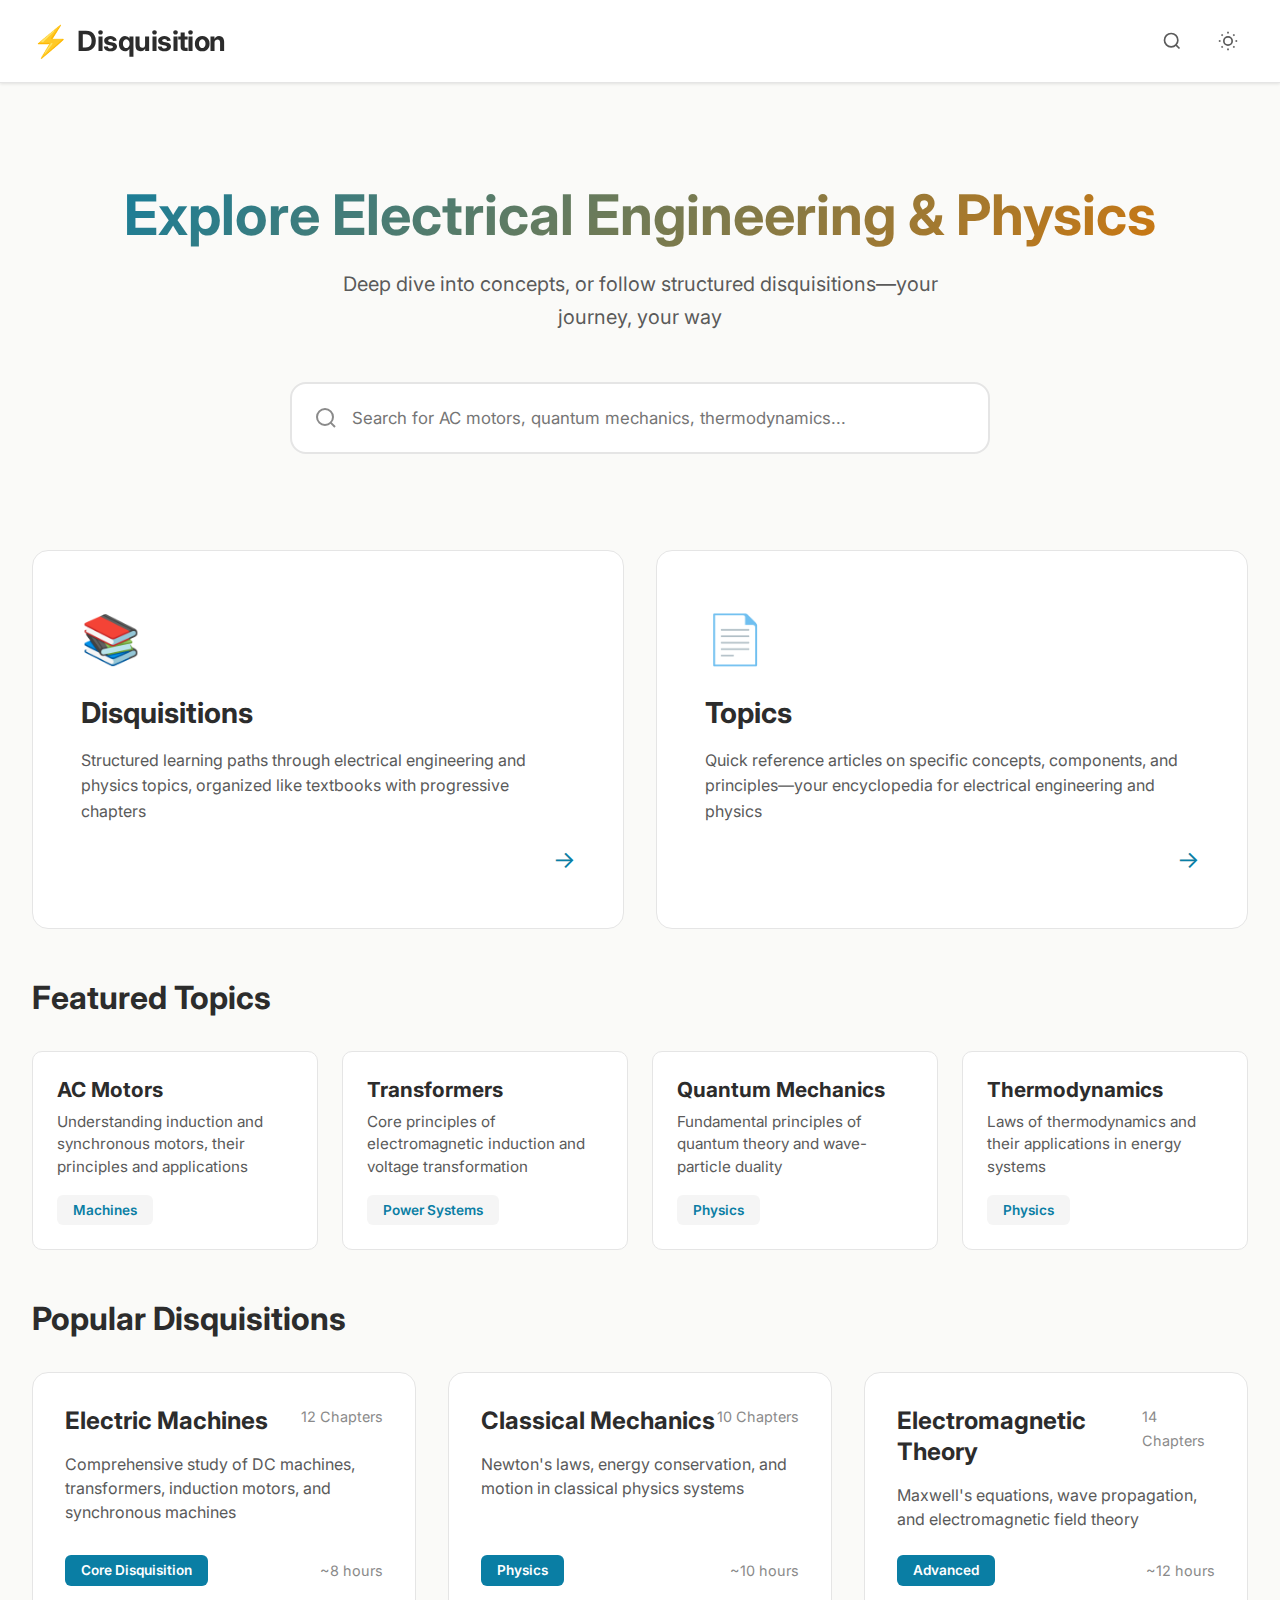
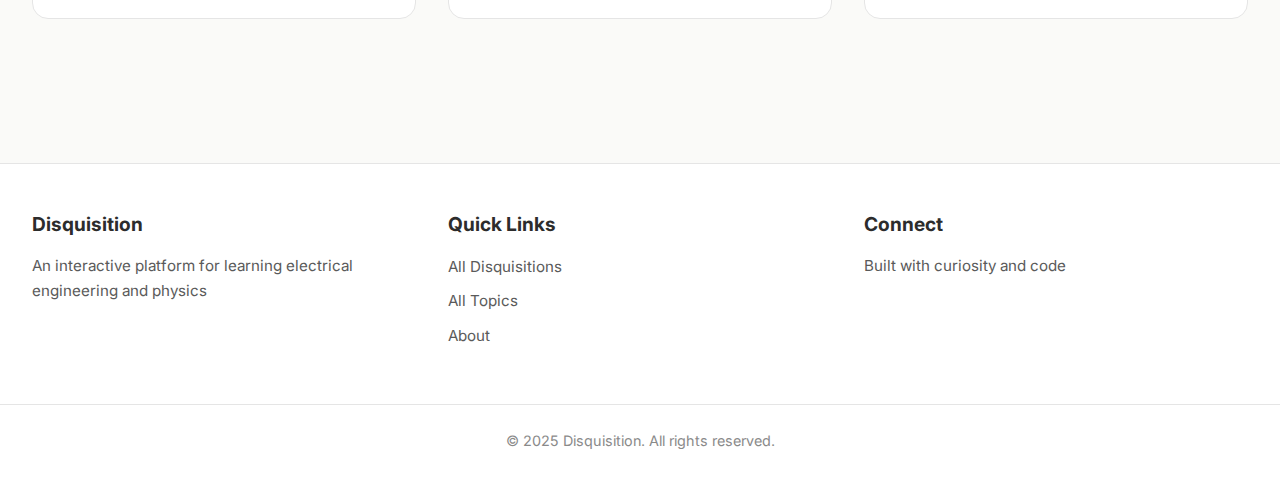
<file: index.html>
<!DOCTYPE html>
<html lang="en">
<head>
    <meta charset="UTF-8">
    <meta name="viewport" content="width=device-width, initial-scale=1.0">
    <title>Disquisition - Explore Electrical Engineering & Physics</title>
    <link rel="stylesheet" href="styles.css">
    <link rel="preconnect" href="https://fonts.googleapis.com">
    <link rel="preconnect" href="https://fonts.gstatic.com" crossorigin>
    <link href="https://fonts.googleapis.com/css2?family=Crimson+Text:wght@400;600;700&family=Inter:wght@400;500;600;700&display=swap" rel="stylesheet">
</head>
<body>
    <!-- Header -->
    <header class="main-header">
        <div class="header-content">
            <a href="index.html" class="logo">
                <span class="logo-icon">⚡</span>
                <span class="logo-text">Disquisition</span>
            </a>
            <div class="header-actions">
                <button class="search-toggle" id="searchToggle" aria-label="Toggle search">
                    <svg width="20" height="20" viewBox="0 0 24 24" fill="none" stroke="currentColor" stroke-width="2">
                        <circle cx="11" cy="11" r="8"></circle>
                        <path d="m21 21-4.35-4.35"></path>
                    </svg>
                </button>
                <button class="theme-toggle" id="themeToggle" aria-label="Toggle dark mode">
                    <svg class="sun-icon" width="20" height="20" viewBox="0 0 24 24" fill="none" stroke="currentColor" stroke-width="2">
                        <circle cx="12" cy="12" r="5"></circle>
                        <line x1="12" y1="1" x2="12" y2="3"></line>
                        <line x1="12" y1="21" x2="12" y2="23"></line>
                        <line x1="4.22" y1="4.22" x2="5.64" y2="5.64"></line>
                        <line x1="18.36" y1="18.36" x2="19.78" y2="19.78"></line>
                        <line x1="1" y1="12" x2="3" y2="12"></line>
                        <line x1="21" y1="12" x2="23" y2="12"></line>
                        <line x1="4.22" y1="19.78" x2="5.64" y2="18.36"></line>
                        <line x1="18.36" y1="5.64" x2="19.78" y2="4.22"></line>
                    </svg>
                    <svg class="moon-icon" width="20" height="20" viewBox="0 0 24 24" fill="none" stroke="currentColor" stroke-width="2">
                        <path d="M21 12.79A9 9 0 1 1 11.21 3 7 7 0 0 0 21 12.79z"></path>
                    </svg>
                </button>
            </div>
        </div>
        <!-- Search Overlay -->
        <div class="search-overlay" id="searchOverlay">
            <div class="search-container">
                <input type="text" class="search-input" id="searchInput" placeholder="Search topics, disquisitions, concepts..." autocomplete="off">
                <button class="search-close" id="searchClose" aria-label="Close search">
                    <svg width="24" height="24" viewBox="0 0 24 24" fill="none" stroke="currentColor" stroke-width="2">
                        <line x1="18" y1="6" x2="6" y2="18"></line>
                        <line x1="6" y1="6" x2="18" y2="18"></line>
                    </svg>
                </button>
            </div>
            <div class="search-results" id="searchResults"></div>
        </div>
    </header>

    <!-- Hero Section -->
    <main class="main-content">
        <section class="hero">
            <h1 class="hero-title">Explore Electrical Engineering & Physics</h1>
            <p class="hero-subtitle">Deep dive into concepts, or follow structured disquisitions—your journey, your way</p>
            
            <div class="hero-search">
                <svg class="search-icon" width="24" height="24" viewBox="0 0 24 24" fill="none" stroke="currentColor" stroke-width="2">
                    <circle cx="11" cy="11" r="8"></circle>
                    <path d="m21 21-4.35-4.35"></path>
                </svg>
                <input type="text" class="hero-search-input" placeholder="Search for AC motors, quantum mechanics, thermodynamics..." id="heroSearchInput">
            </div>
        </section>

        <!-- Main Cards -->
        <section class="main-cards">
            <a href="disquisitions/disquisitions.html" class="feature-card disquisitions-card">
                <div class="card-icon">📚</div>
                <h2 class="card-title">Disquisitions</h2>
                <p class="card-description">Structured learning paths through electrical engineering and physics topics, organized like textbooks with progressive chapters</p>
                <div class="card-arrow">→</div>
            </a>

            <a href="topics/topics.html" class="feature-card topics-card">
                <div class="card-icon">📄</div>
                <h2 class="card-title">Topics</h2>
                <p class="card-description">Quick reference articles on specific concepts, components, and principles—your encyclopedia for electrical engineering and physics</p>
                <div class="card-arrow">→</div>
            </a>
        </section>

        <!-- Featured Section -->
        <section class="featured-section">
            <h2 class="section-title">Featured Topics</h2>
            <div class="featured-grid">
                <a href="topics/ac-motors.html" class="topic-card">
                    <h3 class="topic-card-title">AC Motors</h3>
                    <p class="topic-card-excerpt">Understanding induction and synchronous motors, their principles and applications</p>
                    <span class="topic-card-tag">Machines</span>
                </a>

                <a href="topics/transformers.html" class="topic-card">
                    <h3 class="topic-card-title">Transformers</h3>
                    <p class="topic-card-excerpt">Core principles of electromagnetic induction and voltage transformation</p>
                    <span class="topic-card-tag">Power Systems</span>
                </a>

                <a href="topics/quantum-mechanics.html" class="topic-card">
                    <h3 class="topic-card-title">Quantum Mechanics</h3>
                    <p class="topic-card-excerpt">Fundamental principles of quantum theory and wave-particle duality</p>
                    <span class="topic-card-tag">Physics</span>
                </a>

                <a href="topics/thermodynamics.html" class="topic-card">
                    <h3 class="topic-card-title">Thermodynamics</h3>
                    <p class="topic-card-excerpt">Laws of thermodynamics and their applications in energy systems</p>
                    <span class="topic-card-tag">Physics</span>
                </a>
            </div>
        </section>

        <!-- Popular Disquisitions -->
        <section class="featured-section">
            <h2 class="section-title">Popular Disquisitions</h2>
            <div class="courses-grid">
                <a href="disquisitions/electric-machines/index.html" class="course-card">
                    <div class="course-card-header">
                        <h3 class="course-card-title">Electric Machines</h3>
                        <span class="course-chapters">12 Chapters</span>
                    </div>
                    <p class="course-card-description">Comprehensive study of DC machines, transformers, induction motors, and synchronous machines</p>
                    <div class="course-card-footer">
                        <span class="course-tag">Core Disquisition</span>
                        <span class="course-duration">~8 hours</span>
                    </div>
                </a>

                <a href="disquisitions/classical-mechanics/index.html" class="course-card">
                    <div class="course-card-header">
                        <h3 class="course-card-title">Classical Mechanics</h3>
                        <span class="course-chapters">10 Chapters</span>
                    </div>
                    <p class="course-card-description">Newton's laws, energy conservation, and motion in classical physics systems</p>
                    <div class="course-card-footer">
                        <span class="course-tag">Physics</span>
                        <span class="course-duration">~10 hours</span>
                    </div>
                </a>

                <a href="disquisitions/electromagnetic-theory/index.html" class="course-card">
                    <div class="course-card-header">
                        <h3 class="course-card-title">Electromagnetic Theory</h3>
                        <span class="course-chapters">14 Chapters</span>
                    </div>
                    <p class="course-card-description">Maxwell's equations, wave propagation, and electromagnetic field theory</p>
                    <div class="course-card-footer">
                        <span class="course-tag">Advanced</span>
                        <span class="course-duration">~12 hours</span>
                    </div>
                </a>
            </div>
        </section>
    </main>

    <!-- Footer -->
    <footer class="main-footer">
        <div class="footer-content">
            <div class="footer-section">
                <h4 class="footer-title">Disquisition</h4>
                <p class="footer-text">An interactive platform for learning electrical engineering and physics</p>
            </div>
            <div class="footer-section">
                <h4 class="footer-title">Quick Links</h4>
                <ul class="footer-links">
                    <li><a href="disquisitions/disquisitions.html">All Disquisitions</a></li>
                    <li><a href="topics/topics.html">All Topics</a></li>
                    <li><a href="about.html">About</a></li>
                </ul>
            </div>
            <div class="footer-section">
                <h4 class="footer-title">Connect</h4>
                <p class="footer-text">Built with curiosity and code</p>
            </div>
        </div>
        <div class="footer-bottom">
            <p>&copy; 2025 Disquisition. All rights reserved.</p>
        </div>
    </footer>

    <script src="script.js"></script>
</body>
</html>
</file>
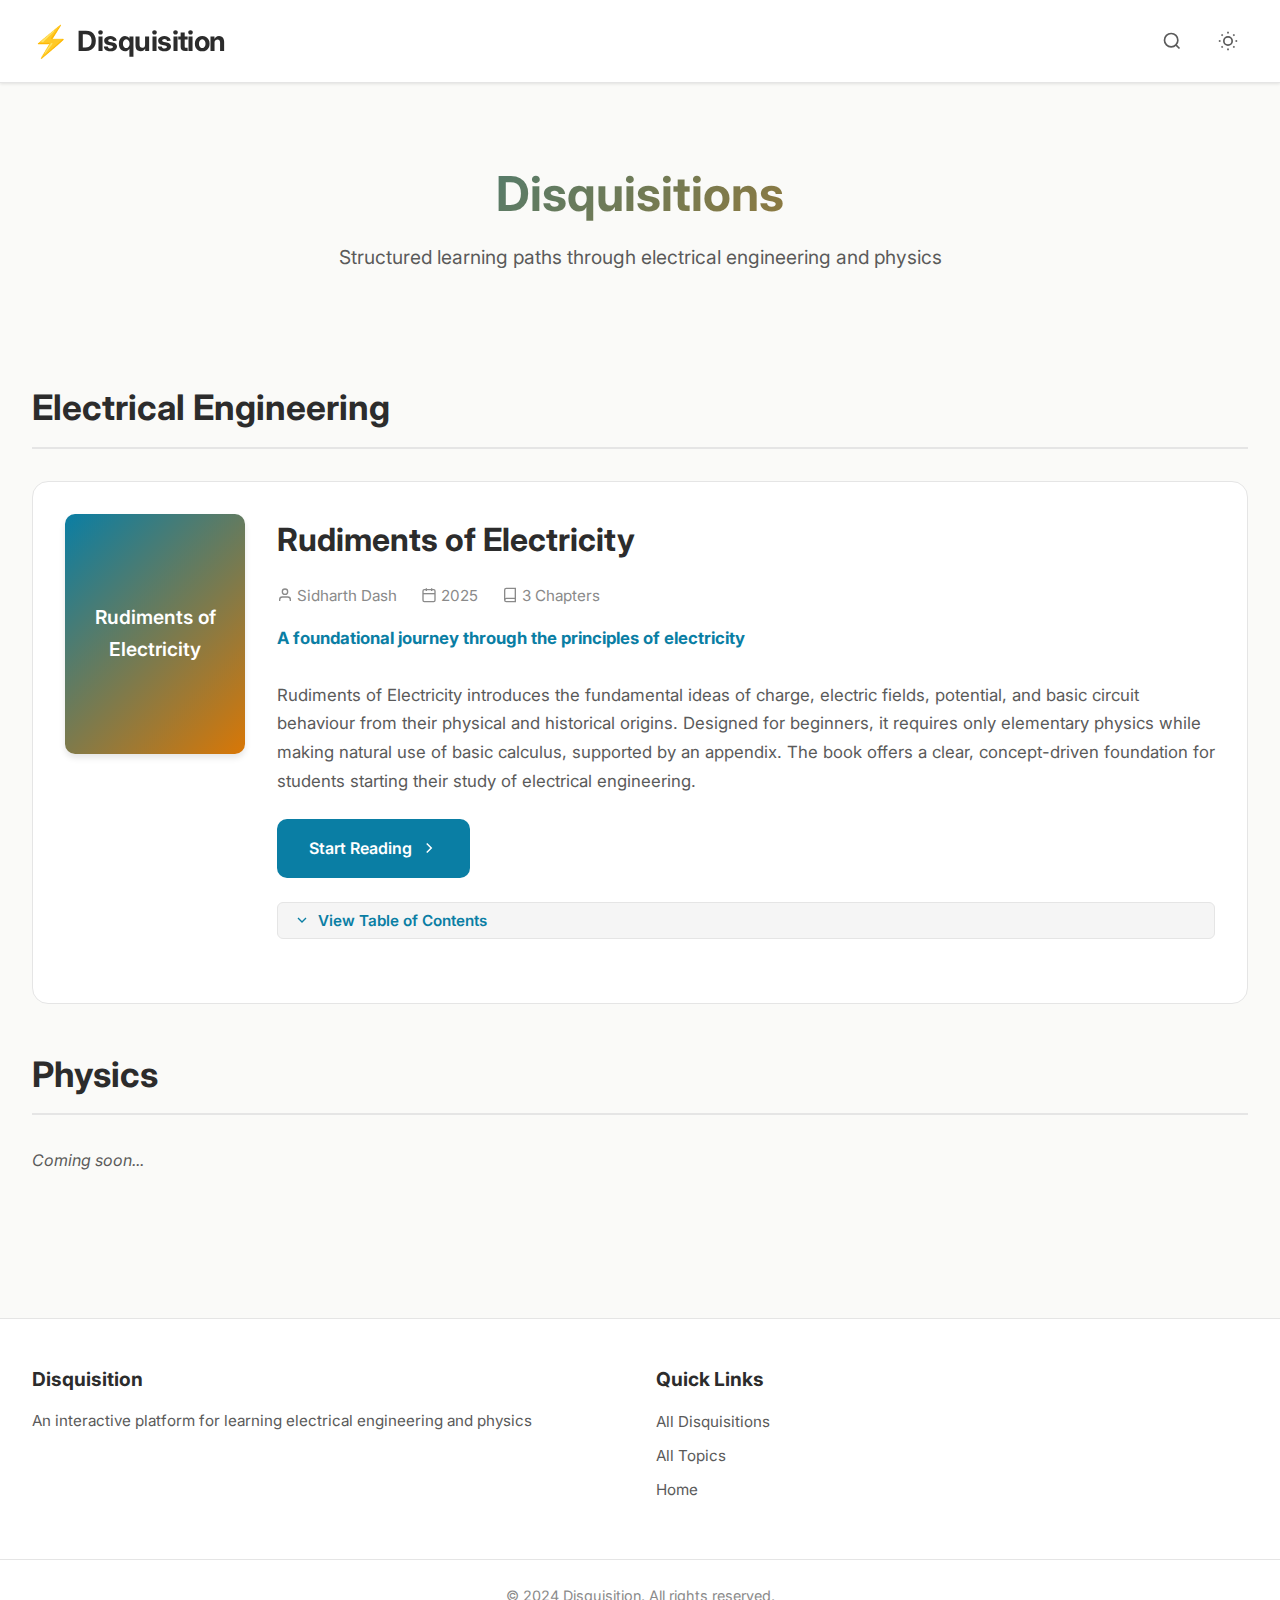
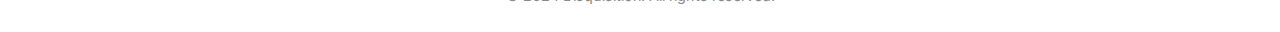
<file: disquisitions/disquisitions.html>
<!DOCTYPE html>
<html lang="en">
<head>
    <meta charset="UTF-8">
    <meta name="viewport" content="width=device-width, initial-scale=1.0">
    <title>Disquisitions - Disquisition</title>
    <link rel="stylesheet" href="../styles.css">
    <link rel="preconnect" href="https://fonts.googleapis.com">
    <link rel="preconnect" href="https://fonts.gstatic.com" crossorigin>
    <link href="https://fonts.googleapis.com/css2?family=Crimson+Text:wght@400;600;700&family=Inter:wght@400;500;600;700&display=swap" rel="stylesheet">
    <style>
        .category-section {
            margin-bottom: var(--spacing-2xl);
        }

        .category-title {
            font-size: 2.2rem;
            color: var(--text-primary);
            margin-bottom: var(--spacing-xl);
            padding-bottom: var(--spacing-md);
            border-bottom: 2px solid var(--border-color);
        }

        .book-card {
            background-color: var(--bg-elevated);
            border: 1px solid var(--border-color);
            border-radius: var(--radius-lg);
            padding: var(--spacing-xl);
            margin-bottom: var(--spacing-xl);
            display: grid;
            grid-template-columns: 180px 1fr;
            gap: var(--spacing-xl);
            transition: var(--transition);
        }

        .book-card:hover {
            box-shadow: var(--shadow-lg);
            border-color: var(--accent-primary);
        }

        .book-cover {
            width: 180px;
            height: 240px;
            background: linear-gradient(135deg, var(--accent-primary), var(--accent-secondary));
            border-radius: var(--radius-md);
            display: flex;
            align-items: center;
            justify-content: center;
            color: white;
            font-size: 1.2rem;
            font-weight: 600;
            text-align: center;
            padding: var(--spacing-md);
            box-shadow: var(--shadow-md);
        }

        .book-cover img {
            width: 100%;
            height: 100%;
            object-fit: cover;
            border-radius: var(--radius-md);
        }

        .book-info {
            display: flex;
            flex-direction: column;
            gap: var(--spacing-md);
        }

        .book-title-link {
            font-size: 2rem;
            font-weight: 700;
            color: var(--text-primary);
            text-decoration: none;
            transition: var(--transition);
        }

        .book-title-link:hover {
            color: var(--accent-primary);
        }

        .book-meta {
            display: flex;
            gap: var(--spacing-lg);
            font-size: 0.95rem;
            color: var(--text-tertiary);
            font-family: var(--font-heading);
        }

        .book-meta span {
            display: flex;
            align-items: center;
            gap: var(--spacing-xs);
        }

        .book-description {
            color: var(--text-secondary);
            line-height: 1.7;
            font-size: 1.05rem;
        }

        .toc-toggle {
            display: inline-flex;
            align-items: center;
            gap: var(--spacing-sm);
            padding: var(--spacing-sm) var(--spacing-md);
            background-color: var(--bg-secondary);
            color: var(--accent-primary);
            border-radius: var(--radius-sm);
            font-size: 0.95rem;
            font-weight: 600;
            cursor: pointer;
            transition: var(--transition);
            border: 1px solid var(--border-color);
            margin-top: var(--spacing-sm);
        }

        .toc-toggle:hover {
            background-color: var(--accent-primary);
            color: white;
        }

        .toc-toggle svg {
            transition: transform 0.3s ease;
        }

        .toc-toggle.active svg {
            transform: rotate(180deg);
        }

        .toc-content {
            max-height: 0;
            overflow: hidden;
            transition: max-height 0.4s ease;
            margin-top: var(--spacing-md);
        }

        .toc-content.active {
            max-height: 800px;
        }

        .toc-list {
            background-color: var(--bg-secondary);
            border-radius: var(--radius-md);
            padding: var(--spacing-lg);
            border: 1px solid var(--border-color);
        }

        .toc-list ul {
            list-style: none;
            padding-left: 0;
        }

        .toc-list li {
            padding: var(--spacing-xs) 0;
            color: var(--text-secondary);
            font-size: 0.95rem;
        }

        .toc-list > ul > li {
            font-weight: 600;
            color: var(--text-primary);
            margin-top: var(--spacing-sm);
        }

        .toc-list > ul > li:first-child {
            margin-top: 0;
        }

        .toc-list ul ul {
            padding-left: var(--spacing-lg);
            margin-top: var(--spacing-xs);
        }

        .toc-list ul ul li {
            font-weight: 400;
        }

        .read-button {
            display: inline-flex;
            align-items: center;
            gap: var(--spacing-sm);
            padding: var(--spacing-md) var(--spacing-xl);
            background-color: var(--accent-primary);
            color: white;
            border-radius: var(--radius-md);
            font-size: 1rem;
            font-weight: 600;
            text-decoration: none;
            transition: var(--transition);
            margin-top: var(--spacing-sm);
            align-self: flex-start;
        }

        .read-button:hover {
            background-color: var(--accent-hover);
            transform: translateY(-2px);
            box-shadow: var(--shadow-md);
        }

        @media (max-width: 768px) {
            .book-card {
                grid-template-columns: 1fr;
            }

            .book-cover {
                width: 100%;
                max-width: 200px;
                margin: 0 auto;
            }
        }
    </style>
</head>
<body>
    <!-- Header -->
    <header class="main-header">
        <div class="header-content">
            <a href="../index.html" class="logo">
                <span class="logo-icon">⚡</span>
                <span class="logo-text">Disquisition</span>
            </a>
            <div class="header-actions">
                <button class="search-toggle" id="searchToggle" aria-label="Toggle search">
                    <svg width="20" height="20" viewBox="0 0 24 24" fill="none" stroke="currentColor" stroke-width="2">
                        <circle cx="11" cy="11" r="8"></circle>
                        <path d="m21 21-4.35-4.35"></path>
                    </svg>
                </button>
                <button class="theme-toggle" id="themeToggle" aria-label="Toggle dark mode">
                    <svg class="sun-icon" width="20" height="20" viewBox="0 0 24 24" fill="none" stroke="currentColor" stroke-width="2">
                        <circle cx="12" cy="12" r="5"></circle>
                        <line x1="12" y1="1" x2="12" y2="3"></line>
                        <line x1="12" y1="21" x2="12" y2="23"></line>
                        <line x1="4.22" y1="4.22" x2="5.64" y2="5.64"></line>
                        <line x1="18.36" y1="18.36" x2="19.78" y2="19.78"></line>
                        <line x1="1" y1="12" x2="3" y2="12"></line>
                        <line x1="21" y1="12" x2="23" y2="12"></line>
                        <line x1="4.22" y1="19.78" x2="5.64" y2="18.36"></line>
                        <line x1="18.36" y1="5.64" x2="19.78" y2="4.22"></line>
                    </svg>
                    <svg class="moon-icon" width="20" height="20" viewBox="0 0 24 24" fill="none" stroke="currentColor" stroke-width="2">
                        <path d="M21 12.79A9 9 0 1 1 11.21 3 7 7 0 0 0 21 12.79z"></path>
                    </svg>
                </button>
            </div>
        </div>
    </header>

    <!-- Main Content -->
    <main class="main-content">
        <section class="hero" style="padding: var(--spacing-xl) 0; margin-bottom: var(--spacing-xl);">
            <h1 class="hero-title" style="font-size: 3rem;">Disquisitions</h1>
            <p class="hero-subtitle" style="font-size: 1.2rem;">Structured learning paths through electrical engineering and physics</p>
        </section>

        <!-- Electrical Engineering Books -->
        <section class="category-section">
            <h2 class="category-title">Electrical Engineering</h2>
            
            <!-- Rudiments of Electricity -->
            <div class="book-card">
                <div class="book-cover">
                    <div style="font-family: var(--font-heading);">
                        Rudiments of<br>Electricity
                    </div>
                </div>
                
                <div class="book-info">
                    <a href="rudiments-of-electricity/index.html" class="book-title-link">
                        Rudiments of Electricity
                    </a>
                    
                    <div class="book-meta">
                        <span>
                            <svg width="16" height="16" viewBox="0 0 24 24" fill="none" stroke="currentColor" stroke-width="2">
                                <path d="M20 21v-2a4 4 0 0 0-4-4H8a4 4 0 0 0-4 4v2"></path>
                                <circle cx="12" cy="7" r="4"></circle>
                            </svg>
                            Sidharth Dash
                        </span>
                        <span>
                            <svg width="16" height="16" viewBox="0 0 24 24" fill="none" stroke="currentColor" stroke-width="2">
                                <rect x="3" y="4" width="18" height="18" rx="2" ry="2"></rect>
                                <line x1="16" y1="2" x2="16" y2="6"></line>
                                <line x1="8" y1="2" x2="8" y2="6"></line>
                                <line x1="3" y1="10" x2="21" y2="10"></line>
                            </svg>
                            2025
                        </span>
                        <span>
                            <svg width="16" height="16" viewBox="0 0 24 24" fill="none" stroke="currentColor" stroke-width="2">
                                <path d="M4 19.5A2.5 2.5 0 0 1 6.5 17H20"></path>
                                <path d="M6.5 2H20v20H6.5A2.5 2.5 0 0 1 4 19.5v-15A2.5 2.5 0 0 1 6.5 2z"></path>
                            </svg>
                            3 Chapters
                        </span>
                    </div>
                    
                    <p class="book-description">
                        <strong style="color: var(--accent-primary);">A foundational journey through the principles of electricity</strong>
                        <br><br>
                        Rudiments of Electricity introduces the fundamental ideas of charge, electric fields, potential, and basic circuit behaviour from their physical and historical origins. Designed for beginners, it requires only elementary physics while making natural use of basic calculus, supported by an appendix. The book offers a clear, concept-driven foundation for students starting their study of electrical engineering.
                    </p>
                    
                    <a href="rudiments-of-electricity/index.html" class="read-button">
                        Start Reading
                        <svg width="18" height="18" viewBox="0 0 24 24" fill="none" stroke="currentColor" stroke-width="2">
                            <polyline points="9 18 15 12 9 6"></polyline>
                        </svg>
                    </a>
                    
                    <button class="toc-toggle" onclick="toggleTOC(this)">
                        <svg width="16" height="16" viewBox="0 0 24 24" fill="none" stroke="currentColor" stroke-width="2">
                            <polyline points="6 9 12 15 18 9"></polyline>
                        </svg>
                        View Table of Contents
                    </button>
                    
                    <div class="toc-content">
                        <div class="toc-list">
                            <ul>
                                <li>Cover</li>
                                <li>Information</li>
                                <li>Table of Contents</li>
                                <li>Preface</li>
                                <li>Chapter 1: The Electric Charge
                                    <ul>
                                        <li>1.1 Introduction to Charge</li>
                                        <li>1.2 Properties of Charge</li>
                                    </ul>
                                </li>
                                <li>Chapter 2: The Electric Field and Potential
                                    <ul>
                                        <li>2.1 The Electric Field</li>
                                        <li>2.2 Electric Potential</li>
                                    </ul>
                                </li>
                                <li>Chapter 3: The Electric Current
                                    <ul>
                                        <li>3.1 Current and Resistance</li>
                                        <li>3.2 Ohm's Law</li>
                                    </ul>
                                </li>
                            </ul>
                        </div>
                    </div>
                </div>
            </div>
        </section>

        <!-- Physics Books (Placeholder) -->
        <section class="category-section">
            <h2 class="category-title">Physics</h2>
            <p style="color: var(--text-secondary); font-style: italic;">Coming soon...</p>
        </section>
    </main>

    <!-- Footer -->
    <footer class="main-footer">
        <div class="footer-content">
            <div class="footer-section">
                <h4 class="footer-title">Disquisition</h4>
                <p class="footer-text">An interactive platform for learning electrical engineering and physics</p>
            </div>
            <div class="footer-section">
                <h4 class="footer-title">Quick Links</h4>
                <ul class="footer-links">
                    <li><a href="disquisitions.html">All Disquisitions</a></li>
                    <li><a href="../topics/topics.html">All Topics</a></li>
                    <li><a href="../index.html">Home</a></li>
                </ul>
            </div>
        </div>
        <div class="footer-bottom">
            <p>&copy; 2024 Disquisition. All rights reserved.</p>
        </div>
    </footer>

    <script src="../script.js"></script>
    <script>
        function toggleTOC(button) {
            button.classList.toggle('active');
            const content = button.nextElementSibling;
            content.classList.toggle('active');
            
            const text = button.querySelector('svg').nextSibling;
            if (content.classList.contains('active')) {
                button.lastChild.textContent = ' Hide Table of Contents';
            } else {
                button.lastChild.textContent = ' View Table of Contents';
            }
        }
    </script>
</body>
</html>
</file>
<file: styles.css>
/* ==================== ROOT VARIABLES ==================== */
:root {
    /* Light Mode Colors */
    --bg-primary: #FAFAF8;
    --bg-secondary: #F5F5F5;
    --bg-elevated: #FFFFFF;
    --text-primary: #2C2C2C;
    --text-secondary: #5A5A5A;
    --text-tertiary: #8A8A8A;
    --accent-primary: #0A7EA4;
    --accent-secondary: #D97706;
    --accent-hover: #0891B2;
    --border-color: #E5E5E5;
    --shadow-sm: 0 1px 3px rgba(0, 0, 0, 0.1);
    --shadow-md: 0 4px 6px rgba(0, 0, 0, 0.1);
    --shadow-lg: 0 10px 25px rgba(0, 0, 0, 0.1);
    
    /* Typography */
    --font-logo: 'Inter', Georgia, serif;
    --font-heading: 'Inter', -apple-system, sans-serif;
    --font-body: 'Inter', -apple-system, sans-serif;
    
    /* Spacing */
    --spacing-xs: 0.25rem;
    --spacing-sm: 0.5rem;
    --spacing-md: 1rem;
    --spacing-lg: 1.5rem;
    --spacing-xl: 2rem;
    --spacing-2xl: 3rem;
    
    /* Border Radius */
    --radius-sm: 6px;
    --radius-md: 10px;
    --radius-lg: 16px;
    
    /* Transitions */
    --transition: all 0.3s ease;
}

/* Dark Mode Colors */
[data-theme="dark"] {
    --bg-primary: #1A202C;
    --bg-secondary: #2D3748;
    --bg-elevated: #273044;
    --text-primary: #E2E8F0;
    --text-secondary: #CBD5E0;
    --text-tertiary: #A0AEC0;
    --accent-primary: #22D3EE;
    --accent-secondary: #FCD34D;
    --accent-hover: #06B6D4;
    --border-color: #4A5568;
    --shadow-sm: 0 1px 3px rgba(0, 0, 0, 0.3);
    --shadow-md: 0 4px 6px rgba(0, 0, 0, 0.3);
    --shadow-lg: 0 10px 25px rgba(0, 0, 0, 0.4);
}

/* ==================== RESET & BASE ==================== */
* {
    margin: 0;
    padding: 0;
    box-sizing: border-box;
}

html {
    scroll-behavior: smooth;
}

body {
    font-family: var(--font-body);
    background-color: var(--bg-primary);
    color: var(--text-primary);
    line-height: 1.65;
    transition: background-color 0.3s ease, color 0.3s ease;
    font-size: 16px;
}

h1, h2, h3, h4, h5, h6 {
    font-family: var(--font-heading);
    line-height: 1.3;
    font-weight: 700;
}

a {
    text-decoration: none;
    color: inherit;
    transition: var(--transition);
}

button {
    font-family: var(--font-heading);
    cursor: pointer;
    border: none;
    background: none;
    transition: var(--transition);
}

/* ==================== HEADER ==================== */
.main-header {
    background-color: var(--bg-elevated);
    border-bottom: 1px solid var(--border-color);
    position: sticky;
    top: 0;
    z-index: 100;
    box-shadow: var(--shadow-sm);
}

.header-content {
    max-width: 1400px;
    margin: 0 auto;
    padding: var(--spacing-md) var(--spacing-xl);
    display: flex;
    justify-content: space-between;
    align-items: center;
}

.logo {
    display: flex;
    align-items: center;
    gap: var(--spacing-sm);
    font-family: var(--font-logo);
    font-size: 1.75rem;
    font-weight: 700;
    color: var(--text-primary);
    letter-spacing: -0.02em;
}

.logo-icon {
    font-size: 1.9rem;
}

.logo:hover {
    color: var(--accent-primary);
}

.header-actions {
    display: flex;
    gap: var(--spacing-md);
    align-items: center;
}

.search-toggle,
.theme-toggle {
    width: 40px;
    height: 40px;
    border-radius: var(--radius-md);
    display: flex;
    align-items: center;
    justify-content: center;
    color: var(--text-secondary);
    background-color: transparent;
}

.search-toggle:hover,
.theme-toggle:hover {
    background-color: var(--bg-secondary);
    color: var(--accent-primary);
}

.theme-toggle .sun-icon {
    display: block;
}

.theme-toggle .moon-icon {
    display: none;
}

[data-theme="dark"] .theme-toggle .sun-icon {
    display: none;
}

[data-theme="dark"] .theme-toggle .moon-icon {
    display: block;
}

/* ==================== SEARCH OVERLAY ==================== */
.search-overlay {
    position: fixed;
    top: 0;
    left: 0;
    right: 0;
    bottom: 0;
    background-color: rgba(0, 0, 0, 0.5);
    backdrop-filter: blur(4px);
    z-index: 200;
    display: none;
    padding: var(--spacing-2xl);
}

.search-overlay.active {
    display: flex;
    flex-direction: column;
    align-items: center;
    padding-top: 100px;
}

.search-container {
    width: 100%;
    max-width: 700px;
    position: relative;
    margin-bottom: var(--spacing-lg);
}

.search-input {
    width: 100%;
    padding: var(--spacing-lg) var(--spacing-xl);
    padding-right: 60px;
    font-size: 1.2rem;
    font-family: var(--font-body);
    border: none;
    border-radius: var(--radius-lg);
    background-color: var(--bg-elevated);
    color: var(--text-primary);
    box-shadow: var(--shadow-lg);
}

.search-input:focus {
    outline: 2px solid var(--accent-primary);
}

.search-close {
    position: absolute;
    right: var(--spacing-md);
    top: 50%;
    transform: translateY(-50%);
    width: 40px;
    height: 40px;
    border-radius: var(--radius-md);
    display: flex;
    align-items: center;
    justify-content: center;
    color: var(--text-secondary);
}

.search-close:hover {
    background-color: var(--bg-secondary);
    color: var(--text-primary);
}

.search-results {
    width: 100%;
    max-width: 700px;
    background-color: var(--bg-elevated);
    border-radius: var(--radius-lg);
    padding: var(--spacing-lg);
    box-shadow: var(--shadow-lg);
    max-height: 500px;
    overflow-y: auto;
}

/* ==================== HERO SECTION ==================== */
.main-content {
    max-width: 1400px;
    margin: 0 auto;
    padding: var(--spacing-2xl) var(--spacing-xl);
}

.hero {
    text-align: center;
    padding: var(--spacing-2xl) 0;
    margin-bottom: var(--spacing-2xl);
}

.hero-title {
    font-size: 3.5rem;
    margin-bottom: var(--spacing-md);
    background: linear-gradient(135deg, var(--accent-primary), var(--accent-secondary));
    -webkit-background-clip: text;
    -webkit-text-fill-color: transparent;
    background-clip: text;
    font-weight: 700;
}

.hero-subtitle {
    font-size: 1.25rem;
    color: var(--text-secondary);
    margin-bottom: var(--spacing-2xl);
    max-width: 650px;
    margin-left: auto;
    margin-right: auto;
    font-weight: 400;
}

.hero-search {
    max-width: 700px;
    margin: 0 auto;
    position: relative;
}

.search-icon {
    position: absolute;
    left: var(--spacing-lg);
    top: 50%;
    transform: translateY(-50%);
    color: var(--text-tertiary);
}

.hero-search-input {
    width: 100%;
    padding: var(--spacing-lg) var(--spacing-xl);
    padding-left: 60px;
    font-size: 1.05rem;
    font-family: var(--font-body);
    border: 2px solid var(--border-color);
    border-radius: var(--radius-lg);
    background-color: var(--bg-elevated);
    color: var(--text-primary);
    transition: var(--transition);
}

.hero-search-input:focus {
    outline: none;
    border-color: var(--accent-primary);
    box-shadow: 0 0 0 3px rgba(10, 126, 164, 0.1);
}

/* ==================== MAIN CARDS ==================== */
.main-cards {
    display: grid;
    grid-template-columns: repeat(auto-fit, minmax(300px, 1fr));
    gap: var(--spacing-xl);
    margin-bottom: var(--spacing-2xl);
}

.feature-card {
    background-color: var(--bg-elevated);
    border: 1px solid var(--border-color);
    border-radius: var(--radius-lg);
    padding: var(--spacing-2xl);
    display: flex;
    flex-direction: column;
    gap: var(--spacing-md);
    position: relative;
    overflow: hidden;
    transition: var(--transition);
}

.feature-card:hover {
    transform: translateY(-5px);
    box-shadow: var(--shadow-lg);
    border-color: var(--accent-primary);
}

.card-icon {
    font-size: 3rem;
}

.card-title {
    font-size: 1.8rem;
    color: var(--text-primary);
}

.card-description {
    color: var(--text-secondary);
    font-size: 1rem;
    line-height: 1.6;
}

.card-arrow {
    font-size: 1.5rem;
    color: var(--accent-primary);
    margin-left: auto;
}

/* ==================== FEATURED SECTION ==================== */
.featured-section {
    margin-bottom: var(--spacing-2xl);
}

.section-title {
    font-size: 2rem;
    margin-bottom: var(--spacing-xl);
    color: var(--text-primary);
}

.featured-grid {
    display: grid;
    grid-template-columns: repeat(auto-fill, minmax(280px, 1fr));
    gap: var(--spacing-lg);
}

.topic-card {
    background-color: var(--bg-elevated);
    border: 1px solid var(--border-color);
    border-radius: var(--radius-md);
    padding: var(--spacing-lg);
    transition: var(--transition);
    display: flex;
    flex-direction: column;
    gap: var(--spacing-sm);
}

.topic-card:hover {
    transform: translateY(-3px);
    box-shadow: var(--shadow-md);
    border-color: var(--accent-primary);
}

.topic-card-title {
    font-size: 1.3rem;
    color: var(--text-primary);
}

.topic-card-excerpt {
    color: var(--text-secondary);
    font-size: 0.95rem;
    flex-grow: 1;
    line-height: 1.5;
}

.topic-card-tag {
    display: inline-block;
    padding: var(--spacing-xs) var(--spacing-md);
    background-color: var(--bg-secondary);
    color: var(--accent-primary);
    border-radius: var(--radius-sm);
    font-size: 0.85rem;
    font-family: var(--font-heading);
    font-weight: 600;
    margin-top: var(--spacing-sm);
    align-self: flex-start;
}

/* ==================== COURSES GRID ==================== */
.courses-grid {
    display: grid;
    grid-template-columns: repeat(auto-fill, minmax(320px, 1fr));
    gap: var(--spacing-xl);
}

.course-card {
    background-color: var(--bg-elevated);
    border: 1px solid var(--border-color);
    border-radius: var(--radius-lg);
    padding: var(--spacing-xl);
    transition: var(--transition);
    display: flex;
    flex-direction: column;
    gap: var(--spacing-md);
}

.course-card:hover {
    transform: translateY(-5px);
    box-shadow: var(--shadow-lg);
    border-color: var(--accent-primary);
}

.course-card-header {
    display: flex;
    justify-content: space-between;
    align-items: flex-start;
}

.course-card-title {
    font-size: 1.5rem;
    color: var(--text-primary);
}

.course-chapters {
    font-size: 0.9rem;
    color: var(--text-tertiary);
    font-family: var(--font-heading);
}

.course-card-description {
    color: var(--text-secondary);
    font-size: 1rem;
    flex-grow: 1;
    line-height: 1.5;
}

.course-card-footer {
    display: flex;
    justify-content: space-between;
    align-items: center;
    margin-top: var(--spacing-sm);
}

.course-tag {
    padding: var(--spacing-xs) var(--spacing-md);
    background-color: var(--accent-primary);
    color: white;
    border-radius: var(--radius-sm);
    font-size: 0.85rem;
    font-family: var(--font-heading);
    font-weight: 600;
}

.course-duration {
    font-size: 0.9rem;
    color: var(--text-tertiary);
    font-family: var(--font-heading);
}

/* ==================== FOOTER ==================== */
.main-footer {
    background-color: var(--bg-elevated);
    border-top: 1px solid var(--border-color);
    margin-top: var(--spacing-2xl);
}

.footer-content {
    max-width: 1400px;
    margin: 0 auto;
    padding: var(--spacing-2xl) var(--spacing-xl);
    display: grid;
    grid-template-columns: repeat(auto-fit, minmax(250px, 1fr));
    gap: var(--spacing-xl);
}

.footer-title {
    font-size: 1.2rem;
    margin-bottom: var(--spacing-md);
    color: var(--text-primary);
}

.footer-text {
    color: var(--text-secondary);
    font-size: 0.95rem;
}

.footer-links {
    list-style: none;
}

.footer-links li {
    margin-bottom: var(--spacing-sm);
}

.footer-links a {
    color: var(--text-secondary);
    font-size: 0.95rem;
}

.footer-links a:hover {
    color: var(--accent-primary);
}

.footer-bottom {
    max-width: 1400px;
    margin: 0 auto;
    padding: var(--spacing-lg) var(--spacing-xl);
    border-top: 1px solid var(--border-color);
    text-align: center;
    color: var(--text-tertiary);
    font-size: 0.9rem;
}

/* ==================== RESPONSIVE ==================== */
@media (max-width: 768px) {
    .hero-title {
        font-size: 2.5rem;
    }
    
    .hero-subtitle {
        font-size: 1.1rem;
    }
    
    .main-cards {
        grid-template-columns: 1fr;
    }
    
    .featured-grid,
    .courses-grid {
        grid-template-columns: 1fr;
    }
    
    .search-overlay.active {
        padding: var(--spacing-lg);
        padding-top: 80px;
    }
}
</file>
